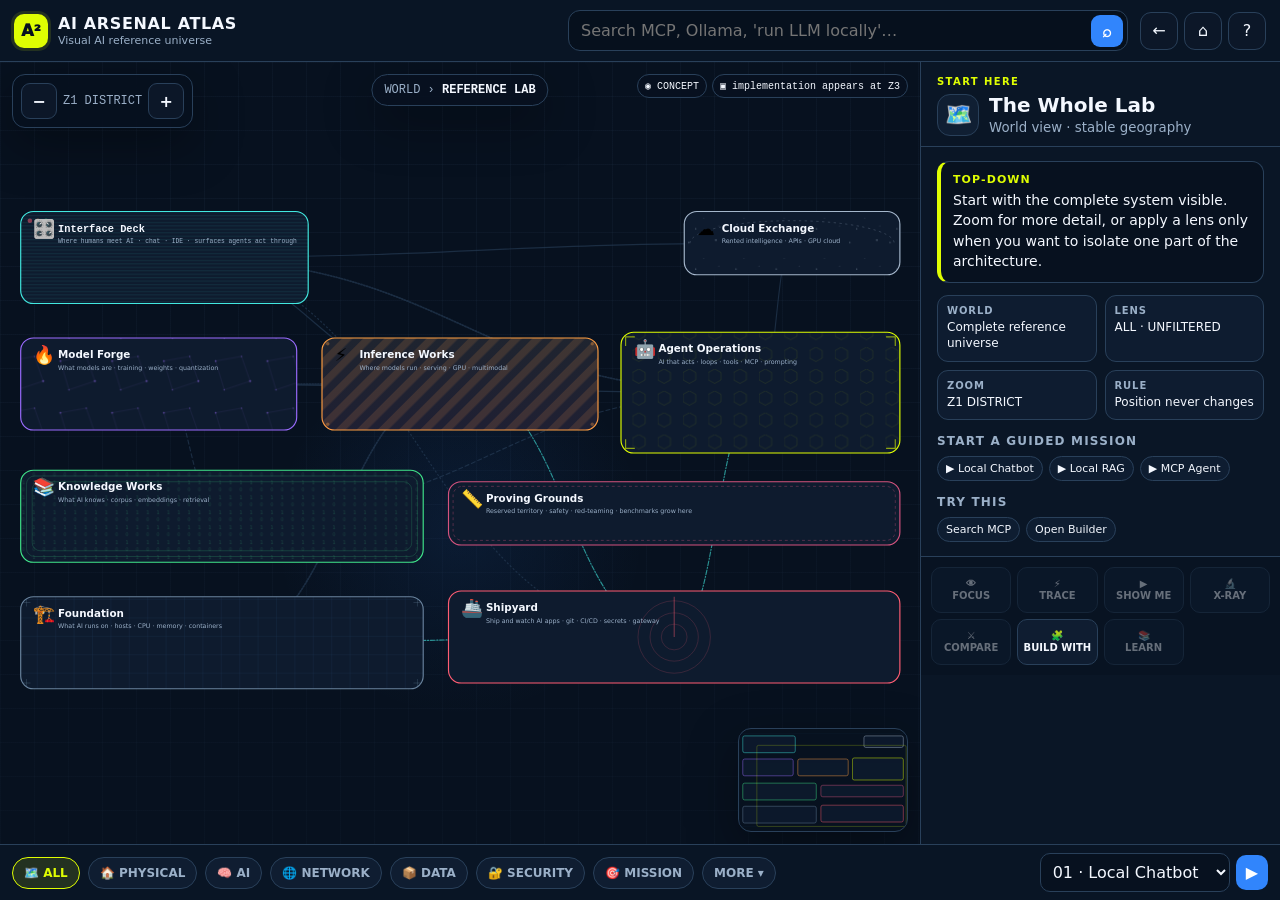
<file: index.html>
<!doctype html>
<html lang="en">
<head>
<meta charset="utf-8" />
<meta name="viewport" content="width=device-width, initial-scale=1, viewport-fit=cover" />
<meta name="theme-color" content="#07111f" />
<meta name="apple-mobile-web-app-capable" content="yes" />
<meta name="apple-mobile-web-app-status-bar-style" content="black-translucent" />
<meta name="apple-mobile-web-app-title" content="AI Arsenal Atlas" />
<title>AI Arsenal Atlas</title>
<link rel="stylesheet" href="./styles.css" />
</head>
<body>
<div class="app" id="app">
  <header class="topbar">
    <div class="brand"><div class="brandmark">A²</div><div><b>AI ARSENAL ATLAS</b><small>Visual AI reference universe</small></div></div>
    <div class="search"><input id="searchInput" aria-label="Search the atlas" role="combobox" aria-expanded="false" aria-controls="searchMenu" aria-autocomplete="list" autocomplete="off" placeholder="Search MCP, Ollama, 'run LLM locally'…"/><button id="searchBtn" aria-label="Search">⌕</button><div class="search-menu" id="searchMenu" role="listbox" hidden></div></div>
    <div class="top-actions"><button class="iconbtn" id="backBtn" aria-label="Go back">←</button><button class="iconbtn" id="homeBtn" aria-label="Return home">⌂</button><button class="iconbtn" id="helpBtn" aria-label="Show tutorial">?</button></div>
  </header>

  <main class="workspace">
    <section class="map-wrap" id="mapWrap" aria-label="Interactive AI reference map">
      <div class="hud-left"><div class="hudbox zoomrow"><button id="zoomOut" aria-label="Zoom out">−</button><span id="zoomLabel">Z1 DISTRICT</span><button id="zoomIn" aria-label="Zoom in">+</button></div></div>
      <div class="crumbs" id="crumbs">WORLD › <b>REFERENCE LAB</b></div>
      <div class="statuskey" id="statusKey"></div>
      <svg id="worldSvg" viewBox="0 0 1600 900" preserveAspectRatio="xMidYMid meet" role="img" aria-labelledby="mapTitle mapDesc">
        <title id="mapTitle">AI Arsenal Atlas reference map</title><desc id="mapDesc">An AI-first spatial map: interface, model forge, inference, agents, knowledge, proving grounds and cloud exchange territories, over a foundation and shipyard context strip.</desc>
        <defs><marker id="arrow" markerWidth="10" markerHeight="10" refX="8" refY="3" orient="auto" markerUnits="strokeWidth"><path d="M0,0 L0,6 L9,3 z" fill="#29405a"/></marker><marker id="arrowActive" markerWidth="10" markerHeight="10" refX="8" refY="3" orient="auto" markerUnits="strokeWidth"><path d="M0,0 L0,6 L9,3 z" fill="#dffe02"/></marker>
          <pattern id="tex-cloud" width="70" height="70" patternUnits="userSpaceOnUse"><circle cx="8" cy="14" r="1" fill="#a5b7cc" opacity=".55"/><circle cx="34" cy="42" r=".7" fill="#a5b7cc" opacity=".4"/><circle cx="55" cy="10" r="1.3" fill="#a5b7cc" opacity=".6"/><circle cx="60" cy="55" r=".8" fill="#a5b7cc" opacity=".35"/><circle cx="20" cy="60" r="1" fill="#a5b7cc" opacity=".5"/></pattern>
          <pattern id="tex-control" width="16" height="6" patternUnits="userSpaceOnUse"><rect width="16" height="2" fill="#42e8e0" opacity=".08"/></pattern>
          <pattern id="tex-compute" width="26" height="26" patternUnits="userSpaceOnUse" patternTransform="rotate(45)"><rect width="13" height="26" fill="#ff9f43" opacity=".14"/></pattern>
          <pattern id="tex-ai" width="90" height="90" patternUnits="userSpaceOnUse"><circle cx="15" cy="20" r="1.6" fill="#9b6cff" opacity=".5"/><circle cx="60" cy="12" r="1.2" fill="#9b6cff" opacity=".4"/><circle cx="75" cy="55" r="1.8" fill="#9b6cff" opacity=".5"/><circle cx="30" cy="70" r="1.3" fill="#9b6cff" opacity=".4"/><path d="M15 20L60 12M60 12L75 55M30 70L75 55M15 20L30 70" stroke="#9b6cff" stroke-width=".6" opacity=".22"/></pattern>
          <pattern id="tex-agent" width="44" height="38" patternUnits="userSpaceOnUse"><path d="M11 0L22 6V19L11 25L0 19V6Z" fill="none" stroke="#dffe02" stroke-width=".8" opacity=".16"/></pattern>
          <pattern id="tex-data" width="18" height="26" patternUnits="userSpaceOnUse"><text x="2" y="10" font-family="ui-monospace,Menlo,Consolas,monospace" font-size="9" fill="#40e68b" opacity=".22">1</text><text x="2" y="22" font-family="ui-monospace,Menlo,Consolas,monospace" font-size="9" fill="#40e68b" opacity=".14">0</text></pattern>
          <pattern id="tex-dev" width="32" height="32" patternUnits="userSpaceOnUse"><path d="M0 0H32M0 0V32" stroke="#55a8ff" stroke-width=".75" opacity=".2"/></pattern>
          <linearGradient id="thermalGradient" x1="0" y1="0" x2="0" y2="1"><stop offset="0%" stop-color="#ff9f43"/><stop offset="100%" stop-color="#ff5d73"/></linearGradient>
        </defs>
        <g id="viewport"><g id="edgesLayer"></g><g id="trustLayer"></g><g id="districtLayer"></g><g id="nodesLayer"></g><g id="effectsLayer"></g></g>
      </svg>
      <div class="minimap" aria-hidden="true"><svg viewBox="0 0 1600 900"><rect x="8" y="8" width="1584" height="884" rx="18" fill="#07111f" stroke="#29405a"/><g id="miniLayer"></g><rect id="miniViewport" class="mini-viewport" x="170" y="120" width="1260" height="650" rx="16"/></svg></div>
      <div class="toast" id="toast" aria-live="polite"></div>
    </section>

    <aside class="inspector" id="inspector" aria-label="Selected concept details">
      <div class="ins-head"><div class="eyebrow" id="insEyebrow">START HERE</div><div class="titleline"><div class="bigicon" id="insIcon">🗺️</div><div><h2 id="insTitle">The Whole Lab</h2><small id="insPath">World view · stable geography</small></div></div></div>
      <div class="ins-body" id="insBody"></div>
      <div class="actionrail" id="actionRail"></div>
    </aside>
  </main>

  <footer class="bottom" aria-label="Map lenses and mission controls">
    <button class="lens active" data-lens="physical">🏠 PHYSICAL</button><button class="lens" data-lens="ai">🧠 AI</button><button class="lens" data-lens="network">🌐 NETWORK</button><button class="lens" data-lens="data">📦 DATA</button><button class="lens" data-lens="security">🔐 SECURITY</button><button class="lens" data-lens="mission">🎯 MISSION</button>
    <button class="lens" id="moreLens">MORE ▾</button><span class="spacer"></span>
    <div class="mission-select"><select id="missionSelect" aria-label="Choose mission"></select><button id="missionPlay" aria-label="Play mission">▶</button></div>
  </footer>
</div>

<div class="overlay" id="overlay"><div class="modal"><div class="modal-head"><h2 id="modalTitle">Panel</h2><button id="modalClose" aria-label="Close">×</button></div><div class="modal-body" id="modalBody"></div></div></div>

<div class="tutorial hidden" id="tutorial" role="dialog" aria-modal="true" aria-labelledby="tTitle">
  <div class="tcard">
    <div class="tstep active"><div class="tbig">🌍</div><h1 id="tTitle">This is one permanent world.</h1><p>You start with the complete system visible. Filters are optional lenses you apply only when you want to isolate a question.</p></div>
    <div class="tstep"><div class="tbig">👆</div><h1>Click anything.</h1><p>Every first click answers six things: what it is, why it exists, where it lives, what enters, what leaves, and what it unlocks.</p></div>
    <div class="tstep"><div class="tbig">🔭</div><h1>Zoom changes meaning.</h1><p>Z0 shows the universe. Z1 shows districts. Z2 exposes concepts. Z3 exposes real implementations. Z4–Z5 open mechanisms and engineering detail.</p></div>
    <div class="tstep"><div class="tbig">🎨</div><h1>Every dimension has a look.</h1><p>District textures and colors are identity — each region is its own world. Lines carry meaning: solid is a call, dashed is data, red crosses a trust boundary, blue is network, and brighter lines travel between dimensions.</p></div>
    <div class="tstep"><div class="tbig">▶️</div><h1>Use “Show Me”.</h1><p>Static definitions are secondary. Important concepts animate one real mechanism so you can understand by watching information move.</p></div>
    <div class="tstep"><div class="tbig">🧩</div><h1>Build systems, not vocabulary lists.</h1><p>Builder, Compare, Missions and Learning mode connect concepts into practical architectures. The goal is systems thinking.</p></div>
    <div class="tnav"><button type="button" id="tSkip">Skip</button><span id="tCount" style="color:var(--muted);font-size:12px">1 / 6</span><button type="button" class="next" id="tNext">Next →</button></div>
  </div>
</div>

<script defer src="./app.js"></script>
<script defer src="./view-defaults.js"></script>
</body>
</html>
</file>
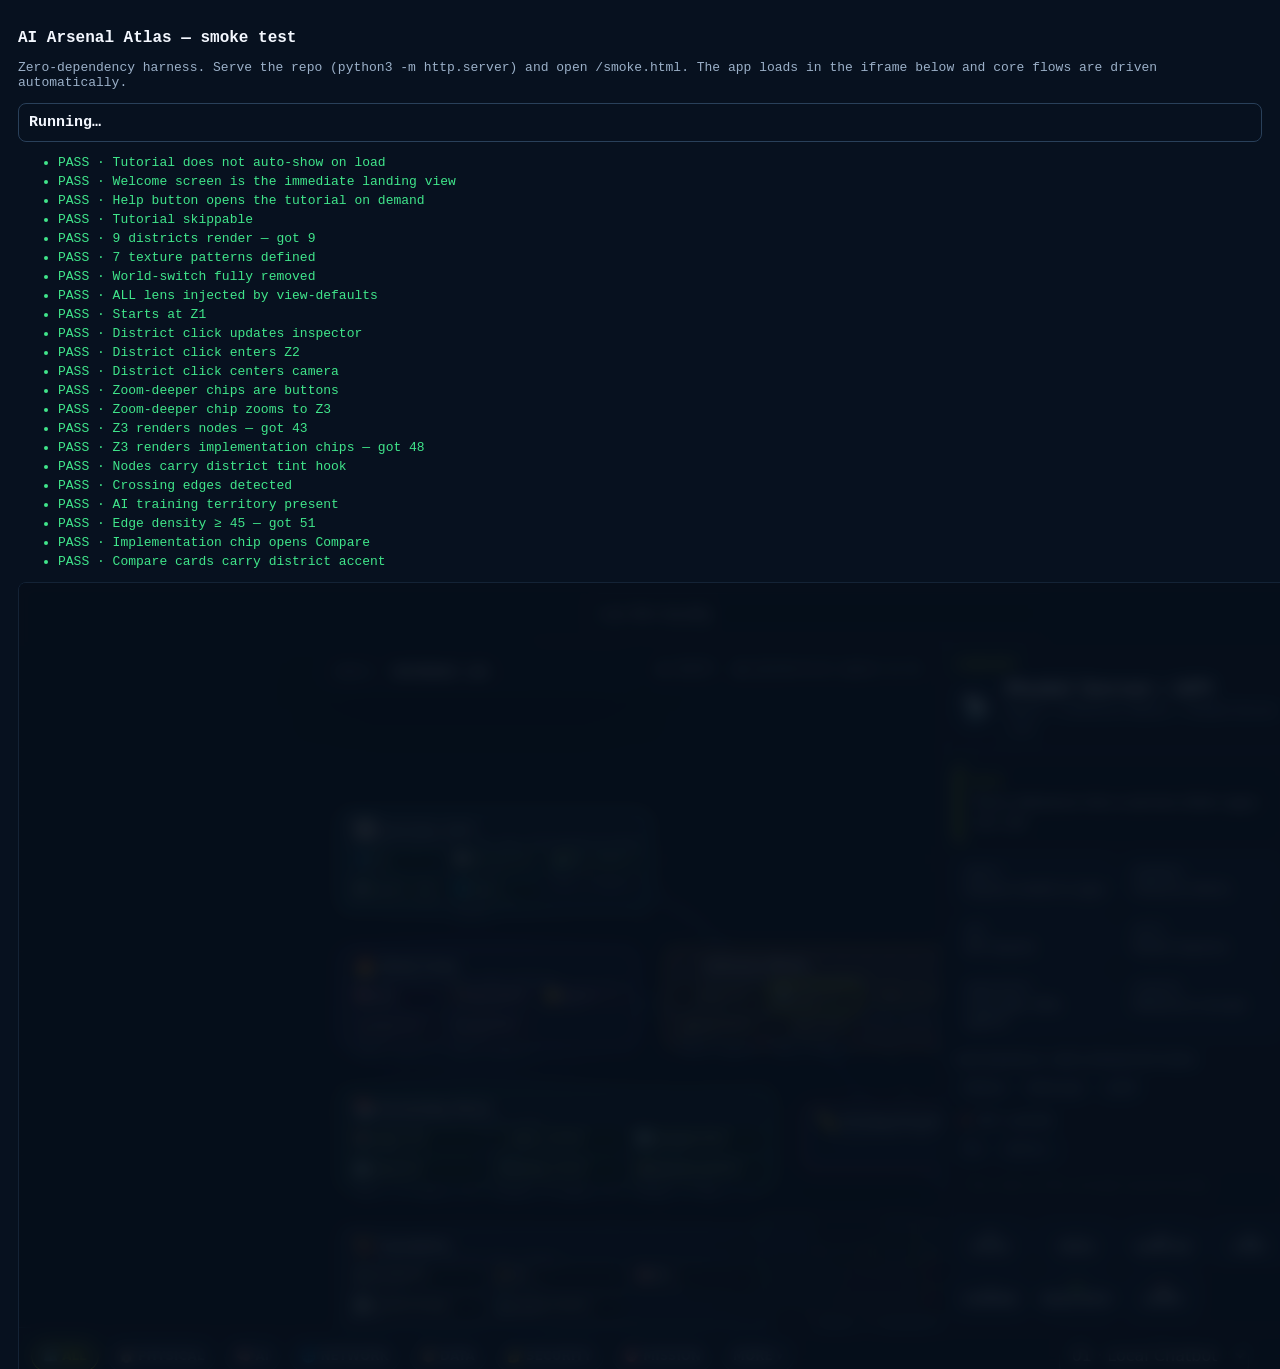
<file: smoke.html>
<!doctype html>
<html lang="en">
<head>
<meta charset="utf-8" />
<meta name="viewport" content="width=device-width, initial-scale=1" />
<title>Atlas Smoke Test</title>
<style>
  body{margin:0;background:#07111f;color:#f4f8ff;font-family:ui-monospace,Menlo,Consolas,monospace;font-size:13px;padding:18px}
  h1{font-size:16px}
  .pass{color:#40e68b}.fail{color:#ff5d73}.info{color:#9bb0c8}
  li{margin:4px 0}
  #summary{font-size:15px;font-weight:bold;margin:12px 0;padding:10px;border-radius:8px;border:1px solid #29405a}
  iframe{width:1280px;height:800px;border:1px solid #29405a;border-radius:8px;opacity:.4}
</style>
</head>
<body>
<h1>AI Arsenal Atlas — smoke test</h1>
<p class="info">Zero-dependency harness. Serve the repo (<code>python3 -m http.server</code>) and open <code>/smoke.html</code>. The app loads in the iframe below and core flows are driven automatically.</p>
<div id="summary">Running…</div>
<ul id="results"></ul>
<iframe id="app" src="./index.html"></iframe>
<script>
localStorage.removeItem('atlasUser'); // same-origin as the app iframe — start each run with a clean personal layer
const results = [];
const errors = [];
const ul = document.getElementById('results');
function report(name, ok, detail){
  results.push(ok);
  const li = document.createElement('li');
  li.className = ok ? 'pass' : 'fail';
  li.textContent = `${ok ? 'PASS' : 'FAIL'} · ${name}${detail ? ' — ' + detail : ''}`;
  ul.appendChild(li);
}
function done(){
  const fails = results.filter(r => !r).length;
  const s = document.getElementById('summary');
  s.textContent = fails === 0 ? `✅ ALL ${results.length} CHECKS PASSED` : `❌ ${fails} / ${results.length} CHECKS FAILED`;
  s.style.borderColor = fails === 0 ? '#40e68b' : '#ff5d73';
}
const sleep = ms => new Promise(r => setTimeout(r, ms));

const frame = document.getElementById('app');
frame.addEventListener('load', async () => {
  const w = frame.contentWindow, d = frame.contentDocument;
  w.addEventListener('error', e => errors.push(e.message));
  const click = el => el?.dispatchEvent(new w.MouseEvent('click', {bubbles: true}));
  try {
    await sleep(400);

    report('Tutorial does not auto-show on load', !!d.querySelector('.tutorial.hidden'));
    report('Welcome screen is the immediate landing view', d.getElementById('insTitle')?.textContent === 'The Whole Lab');
    d.getElementById('helpBtn')?.click();
    await sleep(150);
    report('Help button opens the tutorial on demand', !!d.querySelector('.tutorial:not(.hidden)'));
    d.getElementById('tSkip')?.click();
    await sleep(150);
    report('Tutorial skippable', !!d.querySelector('.tutorial.hidden'));

    report('9 districts render', d.querySelectorAll('.district').length === 9, `got ${d.querySelectorAll('.district').length}`);
    report('7 texture patterns defined', d.querySelectorAll('defs pattern').length === 7);
    report('World-switch fully removed', !d.querySelector('.world-switch'));
    report('ALL lens injected by view-defaults', !!d.getElementById('allLens'));

    // Enterable districts: click at Z1 → auto-zoom to Z2 + camera centers
    report('Starts at Z1', d.getElementById('zoomLabel').textContent === 'Z1 DISTRICT');
    click(d.querySelector('.district-forge'));
    await sleep(150);
    report('District click updates inspector', d.getElementById('insTitle')?.textContent === 'Model Forge');
    report('District click enters Z2', d.getElementById('zoomLabel').textContent === 'Z2 CONCEPT');
    report('District click centers camera', (d.getElementById('viewport').getAttribute('transform') || '').includes('translate') && !(d.getElementById('viewport').getAttribute('transform') || '').startsWith('translate(0 0)'));

    // Zoom-deeper chip is a real control
    const zchip = [...d.querySelectorAll('#insBody button[data-go-depth]')].find(b => b.dataset.goDepth === '3');
    report('Zoom-deeper chips are buttons', !!zchip);
    click(zchip);
    await sleep(150);
    report('Zoom-deeper chip zooms to Z3', d.getElementById('zoomLabel').textContent === 'Z3 IMPLEMENTATION');
    report('Z3 renders nodes', d.querySelectorAll('.node').length > 30, `got ${d.querySelectorAll('.node').length}`);
    report('Z3 renders implementation chips', d.querySelectorAll('.impl').length > 10, `got ${d.querySelectorAll('.impl').length}`);
    report('Nodes carry district tint hook', !!d.querySelector('.node[data-district]'));
    report('Crossing edges detected', d.querySelectorAll('.edge.crossing').length > 5);
    report('AI training territory present', !!d.querySelector('.node[data-id="finetune"]') && !!d.querySelector('.node[data-id="quant"]') && !!d.querySelector('.node[data-id="evals"]'));
    report('Edge density ≥ 45', d.querySelectorAll('.edge').length >= 45, `got ${d.querySelectorAll('.edge').length}`);

    click(d.querySelector('.impl'));
    await sleep(150);
    report('Implementation chip opens Compare', d.getElementById('overlay')?.classList.contains('open'));
    report('Compare cards carry district accent', !!d.querySelector('.compare-grid')?.style.getPropertyValue('--accent'));
    d.getElementById('modalClose')?.click();

    // Search + clickable breadcrumb back up to the district
    const input = d.getElementById('searchInput');
    input.value = 'run llm locally';
    d.getElementById('searchBtn').click();
    await sleep(200);
    report('Search resolves to concept', d.getElementById('insTitle')?.textContent === 'Model Server / API', `got "${d.getElementById('insTitle')?.textContent}"`);
    const crumbDistrict = d.querySelector('#crumbs button[data-crumb-district]');
    report('Breadcrumb district is clickable', !!crumbDistrict);
    click(crumbDistrict);
    await sleep(150);
    report('Breadcrumb navigates to district', d.getElementById('insTitle')?.textContent === 'Inference Works');
    click(d.querySelector('#crumbs button[data-crumb-home]'));
    await sleep(150);
    report('Breadcrumb home returns to welcome', d.getElementById('insTitle')?.textContent === 'The Whole Lab');

    // Learning Path steps travel
    input.value = 'run llm locally';
    d.getElementById('searchBtn').click();
    await sleep(200);
    click(d.querySelector('[data-action="learn"]'));
    await sleep(150);
    const learnStep = d.querySelector('#modalBody button[data-go-node]');
    report('Learning Path steps are buttons', !!learnStep);
    const stepName = learnStep?.textContent;
    click(learnStep);
    await sleep(150);
    report('Learning Path step navigates', d.getElementById('insTitle')?.textContent === stepName, `got "${d.getElementById('insTitle')?.textContent}"`);

    // Welcome panel: mission on-ramp + actionable chips
    d.getElementById('homeBtn').click();
    await sleep(150);
    report('Welcome offers 3 guided missions', d.querySelectorAll('#insBody button[data-go-mission]').length === 3);
    const searchChip = d.querySelector('#insBody button[data-go-search]');
    report('Try-this chips are buttons', !!searchChip && !!d.querySelector('#insBody button[data-go-builder]'));
    click(searchChip);
    await sleep(200);
    report('Try-this search chip navigates', (d.getElementById('insTitle')?.textContent || '').includes('MCP'), `got "${d.getElementById('insTitle')?.textContent}"`);

    // Mission playback from the welcome on-ramp, through to the completion summary
    d.getElementById('homeBtn').click();
    await sleep(150);
    report('10 missions available', d.getElementById('missionSelect')?.options.length === 10, `got ${d.getElementById('missionSelect')?.options.length}`);
    click(d.querySelector('#insBody button[data-go-mission="rag"]'));
    await sleep(2600);
    report('Mission chip starts playback', d.querySelectorAll('.packet').length > 0);
    const dataDistrict = d.querySelector('.district-knowledge');
    report('Mission keeps path districts visible (dim-fix)', dataDistrict && !dataDistrict.classList.contains('dim'));
    await sleep(6200); // rag mission completes at ~7.7s total
    report('Mission completion opens shopping list', d.getElementById('overlay')?.classList.contains('open') && (d.getElementById('modalTitle')?.textContent || '').startsWith('🏁'), `title "${d.getElementById('modalTitle')?.textContent}"`);
    report('Shopping list links official sources', d.querySelectorAll('#modalBody a.chip[href^="https"]').length >= 5, `got ${d.querySelectorAll('#modalBody a.chip[href^="https"]').length}`);
    d.getElementById('modalClose')?.click();
    d.getElementById('homeBtn').click();

    // Deep links: hash write, hash apply, browser back
    d.getElementById('homeBtn').click();
    await sleep(200);
    click(d.querySelector('.district-forge'));
    await sleep(250);
    report('Selecting a district writes the URL hash', w.location.hash === '#d/forge', `got "${w.location.hash}"`);
    w.location.hash = '#c/mcp';
    await sleep(300);
    report('Deep link navigates to concept', d.getElementById('insTitle')?.textContent === 'MCP Interface', `got "${d.getElementById('insTitle')?.textContent}"`);
    w.history.back();
    await sleep(400);
    report('Browser back restores prior state', d.getElementById('insTitle')?.textContent === 'Model Forge', `got "${d.getElementById('insTitle')?.textContent}"`);

    // Search autocomplete
    d.getElementById('homeBtn').click();
    await sleep(200);
    const si = d.getElementById('searchInput');
    si.value = 'vec';
    si.dispatchEvent(new w.Event('input', {bubbles: true}));
    await sleep(200);
    const menuOpts = d.querySelectorAll('#searchMenu button');
    report('Autocomplete menu lists matches', menuOpts.length >= 2, `got ${menuOpts.length}`);
    click(menuOpts[0]);
    await sleep(300);
    report('Autocomplete option navigates', (d.getElementById('insTitle')?.textContent || '').length > 0 && d.getElementById('insTitle')?.textContent !== 'The Whole Lab', `got "${d.getElementById('insTitle')?.textContent}"`);
    report('Autocomplete menu closed after pick', d.getElementById('searchMenu').hidden === true);

    // Pinch zoom (two synthetic pointers)
    d.getElementById('homeBtn').click();
    await sleep(200);
    const svgTarget = d.getElementById('worldSvg');
    const pev = (type, id, x, y) => svgTarget.dispatchEvent(new w.PointerEvent(type, {pointerId: id, clientX: x, clientY: y, bubbles: true}));
    pev('pointerdown', 1, 500, 400); pev('pointerdown', 2, 700, 400);
    pev('pointermove', 2, 800, 400); pev('pointermove', 2, 900, 400);
    pev('pointerup', 1, 500, 400); pev('pointerup', 2, 900, 400);
    await sleep(250);
    const tf = d.getElementById('viewport').getAttribute('transform') || '';
    const sc = parseFloat((tf.match(/scale\(([\d.]+)\)/) || [])[1] || '0');
    report('Pinch gesture zooms the map', sc > 1.5, `scale ${sc}`);
    report('Pinch end snaps semantic depth', d.getElementById('zoomLabel').textContent === 'Z5 ENGINEERING', `got "${d.getElementById('zoomLabel').textContent}"`);
    d.getElementById('homeBtn').click();
    await sleep(150);

    // Personal layer: pin, note, my-link lifecycle
    w.location.hash = '#c/vector';
    await sleep(300);
    const pinBtn = d.querySelector('#insBody button[data-pin]');
    report('Inspector offers My layer controls', !!pinBtn && !!d.querySelector('#insBody button[data-link-start]') && !!d.querySelector('#insBody textarea[data-note]'));
    click(pinBtn);
    await sleep(200);
    report('Pin persists to localStorage', (JSON.parse(w.localStorage.getItem('atlasUser') || '{}').pins || []).includes('vector'));
    report('Pin marker renders on node', !!d.querySelector('.node[data-id="vector"] .pinmark'));
    const noteEl = d.querySelector('#insBody textarea[data-note]');
    noteEl.value = 'my smoke-test note';
    noteEl.dispatchEvent(new w.Event('input', {bubbles: true}));
    await sleep(150);
    report('Note persists to localStorage', (JSON.parse(w.localStorage.getItem('atlasUser') || '{}').notes || {}).vector === 'my smoke-test note');
    click(d.querySelector('#insBody button[data-link-start]'));
    await sleep(150);
    click(d.querySelector('.node[data-id="retriever"]'));
    await sleep(250);
    report('Two-click link draws a my-link edge', d.querySelectorAll('.edge.mylink').length === 1, `got ${d.querySelectorAll('.edge.mylink').length}`);
    report('Link persists to localStorage', (JSON.parse(w.localStorage.getItem('atlasUser') || '{}').links || []).length === 1);
    const linkHit = [...d.querySelectorAll('.edge-hit')].find(h => (h.getAttribute('aria-label') || '').startsWith('your link'));
    click(linkHit);
    await sleep(200);
    report('My-link edge opens its inspector', d.getElementById('insEyebrow')?.textContent === 'MY LINK');
    click(d.querySelector('#insBody button[data-remove-link]'));
    await sleep(200);
    report('Remove link deletes edge and storage', d.querySelectorAll('.edge.mylink').length === 0 && (JSON.parse(w.localStorage.getItem('atlasUser') || '{}').links || []).length === 0);
    d.getElementById('homeBtn').click();
    await sleep(200);
    report('Welcome shows pinned collection', [...d.querySelectorAll('#insBody h3')].some(h => h.textContent.includes('Pinned')) && !!d.querySelector('#insBody button[data-go-node="vector"]'));
    w.localStorage.removeItem('atlasUser');

    // Steppable mechanisms: Z4 click-through stages
    w.location.hash = '#c/mcp';
    await sleep(300);
    click(d.querySelector('[data-action="xray"]'));
    await sleep(200);
    let nextBtn = d.querySelector('#insBody button[data-mech-next]');
    report('Mechanism stepper renders at Z4', !!nextBtn, `zoom "${d.getElementById('zoomLabel')?.textContent}"`);
    report('Prev disabled at step 1', d.querySelector('#insBody button[data-mech-prev]')?.disabled === true);
    click(nextBtn);
    await sleep(200);
    report('Next advances the step and grows the highlight path', d.getElementById('insTitle') && (d.querySelectorAll('#insBody .mechdot.on').length === 2) && (d.querySelectorAll('.packet').length > 0 || w.location.hash), `dots ${d.querySelectorAll('#insBody .mechdot.on').length}`);
    click(d.querySelector('#insBody button[data-mech-prev]'));
    await sleep(200);
    report('Prev retreats the step', d.querySelectorAll('#insBody .mechdot.on').length === 1, `dots ${d.querySelectorAll('#insBody .mechdot.on').length}`);

    // Builder → map wiring
    d.getElementById('homeBtn').click();
    await sleep(150);
    click(d.querySelector('#insBody button[data-go-builder]'));
    await sleep(200);
    click(d.querySelector('.partbtn[data-part="tool"]'));
    click(d.querySelector('.partbtn[data-part="loop"]'));
    await sleep(150);
    const showMapBtn = d.getElementById('builderShowMap');
    report('Builder offers Show on map once composed', !!showMapBtn && showMapBtn.disabled === false);
    click(showMapBtn);
    await sleep(250);
    report('Show on map closes the modal', !d.getElementById('overlay')?.classList.contains('open'));
    report('Show on map highlights the composed path', d.querySelectorAll('.edge.active').length > 0 || d.querySelectorAll('.packet').length > 0);
    d.getElementById('homeBtn').click();
    await sleep(150);

    // Provenance: stability tags + verified dates
    w.location.hash = '#c/modelServer';
    await sleep(300);
    click(d.querySelector('[data-action="compare"]'));
    await sleep(200);
    const stabSpans = [...d.querySelectorAll('.compare-card .kv span')].filter(s => /STABLE|EVOLVING|VOLATILE|UNRATED/.test(s.textContent));
    report('Compare cards show a stability rating', stabSpans.length > 0, `got ${stabSpans.length}`);
    report('No implementation is unrated', ![...d.querySelectorAll('.compare-card')].some(c => c.textContent.includes('UNRATED')));
    report('Compare cards show a verified date', [...d.querySelectorAll('.compare-card')].every(c => c.textContent.includes('2026-08-09')));
    report('Compare legend explains the stability colors', !!d.querySelector('.stab-legend'));
    d.getElementById('modalClose')?.click();
    d.getElementById('zoomIn').click();
    await sleep(150);
    report('Z3 impl chips render a stability dot', !!d.querySelector('.impl .implstab'));
    d.getElementById('homeBtn').click();
    await sleep(150);

    // Ontological rigor: every node has a real (non-generic) six-fact entry
    d.getElementById('homeBtn').click();
    await sleep(150);
    w.location.hash = '#c/ide';
    await sleep(250);
    report('Previously-generic node has real ELI5', (d.getElementById('insBody')?.textContent || '').includes('pair-write'));
    w.location.hash = '#c/git';
    await sleep(250);
    report('Every previously-generic node is hand-authored', !(d.getElementById('insBody')?.textContent || '').includes('is the') , `got "${(d.getElementById('insBody')?.textContent||'').slice(0,80)}"`);
    d.getElementById('homeBtn').click();
    await sleep(150);

    // Adaptive complexity: edge bundling at Z0/Z1, full detail at Z2+
    report('Z1 shows bundled edges, not individual ones', d.querySelectorAll('.edge-bundle').length > 5 && d.querySelectorAll('.edge:not(.edge-bundle):not(.edge-hit)').length === 0, `bundles ${d.querySelectorAll('.edge-bundle').length}`);
    const bundleHit = d.querySelector('.edge-hit[aria-label*="connection"]');
    click(bundleHit);
    await sleep(150);
    report('Clicking a bundle summarizes its connections', (d.getElementById('toast')?.textContent || '').includes('connection'), `got "${d.getElementById('toast')?.textContent}"`);
    d.getElementById('zoomIn').click();
    await sleep(150);
    report('Z2+ restores full per-edge detail', d.querySelectorAll('.edge-bundle').length === 0 && d.querySelectorAll('.edge:not(.edge-bundle):not(.edge-hit)').length > 40, `edges ${d.querySelectorAll('.edge:not(.edge-bundle):not(.edge-hit)').length}`);
    d.getElementById('zoomOut').click();
    await sleep(150);
    d.getElementById('missionSelect').value = 'chatbot'; // its 2nd edge (chat→modelServer) crosses districts early, unlike rag's late-only crossing
    d.getElementById('missionPlay').click();
    await sleep(2800);
    report('Mission playback highlights bundles while zoomed out', d.querySelectorAll('.edge-bundle.active').length > 0);
    d.getElementById('missionPlay').click();
    d.getElementById('homeBtn').click();
    await sleep(150);

    // Latent bug fix: Home closes any open modal instead of leaving it stranded
    click(d.querySelector('#insBody button[data-go-mission="chatbot"]'));
    await sleep(7200); // 6-step chatbot mission completes (6 × 1100ms) and opens its summary modal
    report('Mission completion left the summary modal open (setup)', d.getElementById('overlay')?.classList.contains('open'));
    d.getElementById('homeBtn').click();
    await sleep(150);
    report('Home closes a stranded modal', !d.getElementById('overlay')?.classList.contains('open'));

    // Frontend QA sweep: fitText overflow guard, breadcrumb/statuskey spacing, minimap bounds, tablet footer overflow
    d.getElementById('homeBtn').click();
    await sleep(150);
    for (let i = 0; i < 4; i++) d.getElementById('zoomIn').click(); // Z1 -> Z5
    await sleep(150);
    const textOverflows = [];
    d.querySelectorAll('#nodesLayer text, #districtLayer text').forEach(t => {
      try {
        const len = t.getComputedTextLength();
        const g = t.closest('g'); if (!g) return;
        const rectEl = g.querySelector('rect'); if (!rectEl) return;
        const rw = parseFloat(rectEl.getAttribute('width')) || 0, rx = parseFloat(rectEl.getAttribute('x')) || 0, tx = parseFloat(t.getAttribute('x')) || 0;
        if (len > (rx + rw - tx) + 2) textOverflows.push(t.textContent);
      } catch (e) {}
    });
    report('fitText: no label overflows its container at Z5', textOverflows.length === 0, `overflowing: ${textOverflows.join(', ')}`);
    d.getElementById('homeBtn').click();
    await sleep(150);

    // Breadcrumb vs status badge: realistic deep path must not overlap
    w.location.hash = '#c/cloudAi';
    await sleep(300);
    const crumbsR = d.getElementById('crumbs').getBoundingClientRect();
    const statusR = d.getElementById('statusKey').getBoundingClientRect();
    report('Breadcrumb does not overlap status badge', crumbsR.right <= statusR.left, `crumbs right ${Math.round(crumbsR.right)}, status left ${Math.round(statusR.left)}`);
    d.getElementById('homeBtn').click();
    await sleep(150);

    // Minimap viewport indicator stays within its own border across every zoom depth
    let mmOverflow = false;
    for (let i = 0; i < 6; i++) {
      const v = d.getElementById('miniViewport');
      const x = parseFloat(v.getAttribute('x')), y = parseFloat(v.getAttribute('y')), vw = parseFloat(v.getAttribute('width')), vh = parseFloat(v.getAttribute('height'));
      if (x < 7.99 || y < 7.99 || x + vw > 1592.01 || y + vh > 892.01) mmOverflow = true;
      d.getElementById('zoomIn').click();
    }
    report('Minimap viewport indicator stays within its border at every zoom depth', !mmOverflow);
    d.getElementById('homeBtn').click();
    await sleep(150);

    // Tablet-width footer: lens row + mission controls must not overflow horizontally
    frame.style.width = '768px';
    await sleep(200);
    const bottomEl = d.querySelector('.bottom');
    report('Tablet-width footer has no horizontal overflow', bottomEl.scrollWidth <= bottomEl.clientWidth + 1, `scrollW ${bottomEl.scrollWidth}, clientW ${bottomEl.clientWidth}`);
    frame.style.width = '1280px';
    await sleep(200);

    // Mobile dead-space fix: map switches to a full-bleed slice only where letterboxing would be severe
    report('Desktop width keeps the letterboxed fit (no crop)', d.getElementById('worldSvg').getAttribute('preserveAspectRatio') === 'xMidYMid meet');
    frame.style.width = '375px';
    w.dispatchEvent(new w.Event('resize')); // frame.style.width alone doesn't reliably forward a resize event into the iframe
    await sleep(300);
    report('Portrait width switches to full-bleed slice', d.getElementById('worldSvg').getAttribute('preserveAspectRatio') === 'xMidYMid slice');
    // Note: the minimap-vs-inspector-peek clearance itself (bottom:86px in the ≤900px tier) is verified
    // by direct real-browser measurement, not here — this iframe's simulated resize doesn't recompute
    // the inspector's CSS transform the way a genuine viewport resize does, so that pixel geometry isn't
    // faithfully testable through this harness.
    report('Minimap re-appears at phone width', getComputedStyle(d.querySelector('.minimap')).display !== 'none');
    frame.style.width = '1280px';
    await sleep(300);

    report('No JS errors during run', errors.length === 0, errors.join('; '));
  } catch (e) {
    report('Harness completed without exception', false, e.message);
  }
  done();
});
</script>
</body>
</html>
</file>
<file: styles.css>
:root{
    --bg:#07111f; --panel:#0c1728; --panel2:#111f33; --ink:#f4f8ff; --muted:#9bb0c8;
    --line:#29405a; --acid:#dffe02; --blue:#3185fc; --violet:#9b6cff; --cyan:#42e8e0;
    --orange:#ff9f43; --red:#ff5d73; --green:#40e68b; --white:#fff;
    --shadow:0 16px 50px rgba(0,0,0,.34); --r:16px;
    --mono:ui-monospace,SFMono-Regular,"SF Mono",Menlo,Consolas,"Liberation Mono",monospace;
    --cam-dur:.36s; --cam-ease:cubic-bezier(.22,.61,.36,1);
  }
  *{box-sizing:border-box}
  html,body{height:100%;margin:0;background:var(--bg);color:var(--ink);font-family:Inter,ui-sans-serif,system-ui,-apple-system,BlinkMacSystemFont,"Segoe UI",sans-serif;overflow:hidden}
  button,input,select{font:inherit}
  button{cursor:pointer}
  button:focus-visible,input:focus-visible,select:focus-visible{outline:3px solid var(--acid);outline-offset:2px}
  button:active:not(:disabled){transform:translateY(1px);filter:brightness(.92)}
  a.chip:active{transform:translateY(1px);filter:brightness(.92)}
  .app{height:100%;display:grid;grid-template-rows:auto 1fr auto;min-height:0}
  .topbar{display:flex;align-items:center;gap:12px;padding:10px 14px;background:#091525;border-bottom:1px solid var(--line);z-index:50}
  .brand{display:flex;align-items:center;gap:10px;min-width:max-content}
  .brandmark{width:34px;height:34px;border-radius:10px;background:var(--acid);color:#07111f;display:grid;place-items:center;font-weight:950;box-shadow:0 0 0 3px rgba(223,254,2,.12)}
  .brand b{display:block;letter-spacing:.04em}.brand small{display:block;color:var(--muted);font-size:11px;margin-top:1px}
  .search{position:relative;flex:1;max-width:560px;margin-left:auto}
  .search input{width:100%;background:#06101d;border:1px solid var(--line);border-radius:12px;color:var(--ink);padding:10px 42px 10px 12px}
  .search button{position:absolute;right:5px;top:5px;width:32px;height:32px;border:0;border-radius:9px;background:var(--blue);color:white;font-weight:900}
  .search button:hover{filter:brightness(1.15)}
  .top-actions{display:flex;gap:6px}.iconbtn{width:38px;height:38px;border:1px solid var(--line);background:var(--panel);color:var(--ink);border-radius:11px}
  .iconbtn:hover,.zoomrow button:hover{border-color:var(--acid)}
  .workspace{min-height:0;display:grid;grid-template-columns:1fr 360px;position:relative}
  .map-wrap{position:relative;min-width:0;min-height:0;overflow:hidden;background:
    radial-gradient(circle at 50% 60%,rgba(49,133,252,.12),transparent 28%),
    linear-gradient(rgba(41,64,90,.15) 1px,transparent 1px),linear-gradient(90deg,rgba(41,64,90,.15) 1px,transparent 1px),#07111f;background-size:auto,34px 34px,34px 34px}
  .map-wrap::after{content:"";position:absolute;inset:0;pointer-events:none;background:linear-gradient(180deg,rgba(7,17,31,.1),rgba(7,17,31,0) 20%,rgba(7,17,31,.5));z-index:1}
  #worldSvg{width:100%;height:100%;display:block;position:relative;z-index:2;touch-action:none;user-select:none}
  #viewport.camera-glide{transition:transform var(--cam-dur) var(--cam-ease)}
  .hud-left{position:absolute;left:12px;top:12px;z-index:20;display:flex;flex-direction:column;gap:8px}
  .hudbox{background:rgba(7,17,31,.88);border:1px solid var(--line);border-radius:13px;padding:8px;box-shadow:var(--shadow);backdrop-filter:blur(10px)}
  .zoomrow{display:flex;gap:6px;align-items:center}.zoomrow button{width:36px;height:36px;border:1px solid var(--line);background:var(--panel);color:var(--ink);border-radius:9px;font-weight:900}.zoomrow span{min-width:58px;text-align:center;font-size:12px;color:var(--muted)}
  .crumbs{position:absolute;left:50%;transform:translateX(-50%);top:12px;z-index:20;max-width:34%;overflow:hidden;text-overflow:ellipsis;white-space:nowrap;background:rgba(7,17,31,.88);border:1px solid var(--line);border-radius:999px;padding:8px 12px;font-size:12px;color:var(--muted);box-shadow:var(--shadow)}
  .crumbs b{color:var(--ink)}
  .minimap{position:absolute;right:12px;bottom:12px;width:170px;height:104px;border:1px solid var(--line);background:rgba(7,17,31,.9);border-radius:13px;z-index:20;overflow:hidden;box-shadow:var(--shadow)}
  .minimap svg{width:100%;height:100%}.mini-viewport{fill:none;stroke:var(--acid);stroke-width:2}
  .toast{position:absolute;left:50%;bottom:24px;transform:translateX(-50%) translateY(20px);opacity:0;z-index:40;background:#07111f;border:1px solid var(--acid);color:var(--ink);padding:10px 14px;border-radius:999px;font-size:13px;transition:.2s;pointer-events:none;max-width:70%;text-align:center}.toast.show{opacity:1;transform:translateX(-50%) translateY(0)}
  .inspector{min-height:0;background:#0a1626;border-left:1px solid var(--line);display:flex;flex-direction:column;z-index:30}
  .ins-head{padding:14px 16px 10px;border-bottom:1px solid var(--line)}
  .eyebrow{font-size:10px;font-weight:900;letter-spacing:.14em;text-transform:uppercase;color:var(--acid)}
  .titleline{display:flex;gap:10px;align-items:center;margin-top:6px}.titleline .bigicon{width:42px;height:42px;border-radius:13px;background:#101f33;border:1px solid var(--line);display:grid;place-items:center;font-size:22px}.titleline h2{font-size:20px;margin:0}.titleline small{color:var(--muted)}
  .ins-body{padding:14px 16px;overflow:auto;min-height:0}
  .eli5{background:#07111f;border:1px solid var(--line);border-left:4px solid var(--acid);border-radius:12px;padding:11px 12px;margin-bottom:12px}.eli5 b{display:block;font-size:11px;letter-spacing:.1em;color:var(--acid);margin-bottom:4px}.eli5 p{margin:0;font-size:14px;line-height:1.45}
  .six{display:grid;grid-template-columns:1fr 1fr;gap:8px}.fact{background:#0e1c30;border:1px solid var(--line);border-radius:11px;padding:9px}.fact b{display:block;color:var(--muted);font-size:10px;letter-spacing:.09em;text-transform:uppercase;margin-bottom:3px}.fact span{font-size:12px;line-height:1.35;display:block}
  .actionrail{display:grid;grid-template-columns:repeat(4,1fr);gap:6px;padding:10px;border-top:1px solid var(--line);background:#081322}.actionrail button{min-height:46px;border:1px solid var(--line);background:#0f1d31;color:var(--ink);border-radius:10px;font-size:10px;font-weight:850;line-height:1.15;padding:5px}.actionrail button:hover{border-color:var(--blue)}.actionrail button.active{background:var(--acid);color:#07111f;border-color:var(--acid)}
  .actionrail button:disabled{opacity:.4;cursor:not-allowed}
  .section{margin-top:14px}.section h3{margin:0 0 8px;font-size:12px;color:var(--muted);text-transform:uppercase;letter-spacing:.1em}.chips{display:flex;gap:6px;flex-wrap:wrap}.chip{border:1px solid var(--line);background:#0e1d31;border-radius:999px;padding:5px 8px;font-size:11px}.chip.good{border-color:rgba(64,230,139,.5);color:var(--green)}.chip.warn{border-color:rgba(255,159,67,.5);color:var(--orange)}.chip.unknown{border-style:dashed;color:var(--muted)}
  .source{font-size:11px;color:var(--muted);line-height:1.45}.source a{color:var(--cyan)}
  .bottom{display:flex;align-items:center;gap:8px;padding:8px 12px;background:#091525;border-top:1px solid var(--line);z-index:50;overflow-x:auto}
  .lens{border:1px solid var(--line);background:#0f1d31;color:var(--muted);border-radius:999px;padding:8px 11px;font-size:12px;font-weight:800;white-space:nowrap}.lens.active{border-color:var(--acid);background:rgba(223,254,2,.12);color:var(--acid)}
  .lens:hover:not(.active){border-color:var(--acid);color:var(--ink)}
  .bottom .spacer{flex:1}.mission-select{display:flex;gap:6px;align-items:center}.mission-select select{background:#07111f;color:var(--ink);border:1px solid var(--line);border-radius:10px;padding:8px;max-width:190px}.mission-select button{border:0;background:var(--blue);color:#fff;border-radius:10px;padding:8px 10px;font-weight:900}
  .mission-select button:hover{filter:brightness(1.15)}
  .overlay{position:absolute;inset:0;z-index:60;background:rgba(3,8,15,.68);display:flex;align-items:center;justify-content:center;padding:22px;backdrop-filter:blur(8px);opacity:0;visibility:hidden;transition:opacity .2s ease,visibility 0s linear .2s}.overlay.open{opacity:1;visibility:visible;transition:opacity .2s ease,visibility 0s linear 0s}
  .modal{width:min(960px,95vw);max-height:88vh;overflow:auto;background:#091525;border:1px solid var(--line);border-radius:18px;box-shadow:var(--shadow)}
  .modal-head{display:flex;align-items:center;justify-content:space-between;gap:10px;padding:14px 16px;border-bottom:1px solid var(--line)}.modal-head h2{margin:0;font-size:17px}.modal-head button{width:36px;height:36px;border:1px solid var(--line);background:#0f1d31;color:var(--ink);border-radius:9px}
  .modal-head button:hover{border-color:var(--acid)}
  .modal-body{padding:16px}.compare-grid{display:grid;grid-template-columns:repeat(3,1fr);gap:10px}.compare-card{border:1px solid var(--line);background:#0d1b2e;border-radius:13px;padding:12px}.compare-card h3{margin:0 0 8px}.kv{display:grid;grid-template-columns:84px 1fr;gap:5px;font-size:11px;margin:6px 0}.kv b{color:var(--muted)}
  .builder-grid{display:grid;grid-template-columns:260px 1fr;gap:14px}.builder-parts{display:grid;gap:7px}.partbtn{display:flex;justify-content:space-between;align-items:center;border:1px solid var(--line);background:#0f1d31;color:var(--ink);border-radius:10px;padding:9px}.partbtn.on{border-color:var(--acid);background:rgba(223,254,2,.09)}.partbtn:hover:not(.on){border-color:var(--acid)}.builder-canvas{min-height:360px;border:1px solid var(--line);border-radius:13px;background:#06101d;padding:16px}.capability{border:1px solid var(--acid);background:rgba(223,254,2,.08);border-radius:13px;padding:12px;margin-top:12px}.builder-flow{display:flex;align-items:center;gap:7px;flex-wrap:wrap}.bnode{border:1px solid var(--line);border-radius:10px;padding:8px 10px;background:#0d1b2e;font-size:12px}.barrow{color:var(--acid)}
  .learn-chain{display:flex;align-items:center;gap:6px;flex-wrap:wrap}.learn-chain span{border:1px solid var(--line);border-radius:999px;padding:6px 9px;font-size:11px}.learn-chain .current{border-color:var(--acid);color:var(--acid)}
  .tutorial{position:fixed;inset:0;z-index:1000;background:rgba(4,10,18,.94);display:grid;place-items:center;padding:calc(18px + env(safe-area-inset-top)) 16px calc(18px + env(safe-area-inset-bottom));overflow:auto;-webkit-overflow-scrolling:touch;touch-action:manipulation;pointer-events:auto;opacity:1;visibility:visible;transition:opacity .2s ease,visibility 0s linear 0s}.tutorial.hidden{opacity:0;visibility:hidden;transition:opacity .2s ease,visibility 0s linear .2s}.tcard{position:relative;z-index:1001;width:min(660px,94vw);max-height:calc(100dvh - 36px - env(safe-area-inset-top) - env(safe-area-inset-bottom));overflow:auto;-webkit-overflow-scrolling:touch;background:#0b1829;border:1px solid var(--line);border-radius:20px;padding:22px;box-shadow:var(--shadow);touch-action:pan-y;pointer-events:auto}.tstep{display:none}.tstep.active{display:block;animation:tstepIn .24s ease}.tbig{font-size:52px}.tcard h1{margin:8px 0}.tcard p{color:var(--muted);line-height:1.55}.tnav{position:relative;z-index:1002;display:flex;justify-content:space-between;align-items:center;gap:8px;margin-top:18px}.tnav button{position:relative;z-index:1003;min-width:76px;min-height:48px;border:1px solid var(--line);background:#0f1d31;color:var(--ink);border-radius:11px;padding:10px 14px;touch-action:manipulation;pointer-events:auto;-webkit-tap-highlight-color:rgba(223,254,2,.2);-webkit-user-select:none;user-select:none}.tnav button:hover{border-color:var(--acid)}.tnav .next:hover{filter:brightness(1.1)}.tnav .next{background:var(--acid);color:#07111f;border-color:var(--acid);font-weight:900}.runtime-warning{margin:0 0 14px;padding:10px 12px;border:1px solid var(--orange);border-radius:11px;background:rgba(255,159,67,.09);font-size:12px;line-height:1.4;color:var(--ink)}.runtime-warning b{color:var(--orange)}
  .statuskey{position:absolute;right:12px;top:12px;z-index:20;display:flex;gap:5px;flex-wrap:wrap;justify-content:flex-end;max-width:320px}.statuskey span{font-size:10px;padding:5px 7px;border-radius:999px;background:rgba(7,17,31,.88);border:1px solid var(--line)}
  /* SVG */
  .district .dbase{fill:#0e1b2e;stroke:#29405a;stroke-width:2;rx:22}.district .dicon{font-size:31px}.district .dname{font-size:18px;font-weight:900;fill:#f4f8ff}.district .dsub{font-size:11px;fill:#9bb0c8}.district{transition:opacity .18s,filter .18s;cursor:pointer}.district:hover .dbase{stroke:var(--acid);stroke-width:3}.district.highlight .dbase{stroke:var(--acid);stroke-width:4;fill:#152642}.district.dim{opacity:.12}.district.focusdim{opacity:.07}
  .node rect{fill:#0a1728;stroke:#36516e;stroke-width:1.5;rx:12}.node text{pointer-events:none}.node .nicon{font-size:19px}.node .nname{font-size:12px;font-weight:800;fill:#f4f8ff}.node .nrole{font-size:9px;fill:#9bb0c8}.node{cursor:pointer;transition:opacity .18s}.node:hover rect,.node.selected rect{stroke:var(--acid);stroke-width:3}.node.dim{opacity:.09}.node.focusdim{opacity:.05}
  .impl rect{fill:#101f33;stroke:#29405a;rx:8}.impl text{font-size:9px;fill:#cbd8e7}.impl{cursor:pointer}.impl:hover rect{stroke:var(--cyan)}
  .edge{stroke:#29405a;stroke-width:2;fill:none;opacity:.42}.edge.active{stroke:var(--acid);stroke-width:4;opacity:1}.edge.data{stroke-dasharray:7 5}.edge.security{stroke:var(--red);stroke-dasharray:10 5}.edge.network{stroke:var(--blue)}.edge.executes{stroke-width:3;stroke-dasharray:2 3}.edge.observes{stroke:var(--cyan);stroke-dasharray:8 3 2 3}.edge.reads{stroke-dasharray:2 5}.edge-hit{stroke:transparent;stroke-width:18;fill:none;pointer-events:stroke;cursor:pointer}
  .edge-hit:hover{stroke:rgba(223,254,2,.12)}
  .edge-hit:focus-visible{stroke:rgba(223,254,2,.25);outline:none}
  .edge-bundle{opacity:.6;stroke-linecap:round}
  .edge-bundle.active{opacity:1}
  .packet{fill:var(--acid);filter:drop-shadow(0 0 4px rgba(223,254,2,.7))}
  .zone-label{font-size:10px;fill:#69839d;letter-spacing:.18em;font-weight:900}
  .trust-boundary{fill:none;stroke:#ff5d73;stroke-width:2;stroke-dasharray:9 8;opacity:.65}
  /* Per-district dimensions */
  .district .dbase{stroke:var(--accent)}
  .dtex{fill:none;stroke:none;pointer-events:none}
  .district-cloudx .dtex{fill:url(#tex-cloud)}
    .district-iface .dtex{fill:url(#tex-control)}
  .district-serving .dtex{fill:url(#tex-compute)}
  .district-forge .dtex{fill:url(#tex-ai)}
  .district-agent .dtex{fill:url(#tex-agent)}
  .district-knowledge .dtex{fill:url(#tex-data)}
  .district-foundation .dtex{fill:url(#tex-dev)}
  .ops-ring{fill:none;stroke:var(--accent);stroke-width:1;opacity:.3}
  .orbit-arc{fill:none;stroke:var(--accent);stroke-width:1;stroke-dasharray:4 6;opacity:.4}
  .rivet{fill:var(--accent);opacity:.35}
  .vault-ring{fill:none;stroke:var(--accent);stroke-width:1;opacity:.3}
  .reticle{fill:none;stroke:var(--accent);stroke-width:2;opacity:.6}
  .cropmark{fill:none;stroke:var(--accent);stroke-width:1;opacity:.45}
  .fence{fill:none;stroke:var(--accent);stroke-width:1.5;stroke-dasharray:5 5;opacity:.4}
  .district-iface .dname,.district-iface .dsub{font-family:var(--mono)}
  @keyframes breathe{0%,100%{filter:drop-shadow(0 0 2px rgba(155,108,255,.25))}50%{filter:drop-shadow(0 0 10px rgba(155,108,255,.55))}}
  .district-forge{animation:breathe 4.5s ease-in-out infinite}
  @keyframes radarspin{to{transform:rotate(360deg)}}
  @keyframes tstepIn{from{opacity:0;transform:translateY(6px)}to{opacity:1;transform:translateY(0)}}
  .radar-sweep{stroke:var(--accent);stroke-width:1.5;opacity:.55;transform-origin:center;transform-box:fill-box;animation:radarspin 9s linear infinite}
  /* Node category tint — each node carries its district's dimension */
  .node[data-district="cloudx"] rect{fill:#0d1620}
    .node[data-district="iface"] rect{fill:#08211f}
  .node[data-district="serving"] rect{fill:#1a1710}
  .node[data-district="forge"] rect{fill:#150e26}
  .node[data-district="agent"] rect{fill:#1a1c0d}
  .node[data-district="knowledge"] rect{fill:#0a1f16}
  .node[data-district="foundation"] rect{fill:#0d141c}
  .node[data-district="shipyard"] rect{fill:#200f14}
    .node[data-district="iface"] text{font-family:var(--mono)}
  .edge.crossing{opacity:.6;stroke-width:2.5}
  .search-menu{position:absolute;top:calc(100% + 6px);left:0;right:0;z-index:60;background:rgba(7,17,31,.97);border:1px solid var(--line);border-radius:13px;box-shadow:var(--shadow);backdrop-filter:blur(10px);overflow:hidden;padding:5px}
  .search-menu button{display:flex;align-items:center;gap:8px;width:100%;border:0;background:transparent;color:var(--ink);text-align:left;padding:9px 11px;border-radius:9px;font-size:13px;cursor:pointer}
  .search-menu button span{margin-left:auto;color:var(--muted);font-size:11px}
  .search-menu button:hover,.search-menu button.active{background:rgba(223,254,2,.1);color:var(--acid)}
  .search-menu button:hover span,.search-menu button.active span{color:var(--acid)}
  .mechdots{display:flex;gap:5px;margin:2px 0 10px}
  .mechdot{width:7px;height:7px;border-radius:50%;background:var(--line)}
  .mechdot.on{background:var(--acid)}
  .mech-nav button:disabled{opacity:.3;cursor:not-allowed}
  .mynote{width:100%;margin-top:8px;background:#07111f;border:1px solid var(--line);border-radius:10px;color:var(--ink);padding:8px 10px;font:inherit;font-size:12px;line-height:1.4;min-height:64px;resize:vertical}
  .mynote:focus{outline:none;border-color:var(--acid)}
  .pinmark,.notemark{font-size:10px}
  .notemark{fill:var(--cyan)}
  .edge.mylink{stroke:var(--acid);stroke-width:2;stroke-dasharray:3 6;opacity:.5}
  a.chip{color:var(--cyan);text-decoration:none;display:inline-block}
  a.chip:hover{border-color:var(--cyan)}
  button.chip{background:#0e1d31;color:var(--ink);cursor:pointer;text-align:left}
  button.chip:hover{border-color:var(--acid);color:var(--acid)}
  .crumbs button{background:none;border:0;padding:0;color:inherit;font:inherit;cursor:pointer}
  .crumbs button:hover,.crumbs button:hover b{color:var(--acid)}
  .learn-chain button{background:#0d1b2e;border:1px solid var(--line);border-radius:999px;padding:6px 9px;font-size:11px;color:var(--ink);cursor:pointer}
  .learn-chain button:hover{border-color:var(--acid);color:var(--acid)}
  .compare-card{border-top:3px solid var(--accent,var(--line))}
  .stab-legend{font-size:11px;color:var(--muted);margin:0 0 12px;line-height:1.5}
  .stab-stable{color:var(--green)}.stab-evolving{color:var(--orange)}.stab-volatile{color:var(--red)}.stab-unrated{color:var(--muted)}
  .implstab-stable{fill:var(--green)}.implstab-evolving{fill:var(--orange)}.implstab-volatile{fill:var(--red)}.implstab-unrated{fill:var(--muted)}
  .partbtn{border-left:3px solid var(--accent,var(--line))}
  .bnode{border-left:3px solid var(--accent,var(--line))}
  .district:focus-visible .dbase,.node:focus-visible rect{stroke:var(--acid);stroke-width:3}
  .impl:focus-visible rect{stroke:var(--cyan);stroke-width:2}
  .district:active .dbase{stroke:var(--acid);stroke-width:5}
  .node:active rect{stroke:var(--acid);stroke-width:4}
  .impl:active rect{stroke-width:2.5}
  .edge-hit:active{stroke:rgba(223,254,2,.3)}
  #zoomLabel,.statuskey span,.crumbs{font-family:var(--mono)}
  .zoomrow span{min-width:64px}
  @media(max-width:560px){
    .dtex{opacity:.5}
    .district-forge{animation:none}
    .radar-sweep{animation:none}
  }
  @media(max-width:900px){
    .workspace{grid-template-columns:1fr}.inspector{position:absolute;left:0;right:0;bottom:0;height:45%;border-left:0;border-top:1px solid var(--line);transform:translateY(calc(100% - 72px));transition:.2s;border-radius:18px 18px 0 0}.inspector.open{transform:translateY(0)}
    .topbar{flex-wrap:wrap}.brand small{display:none}.search{order:3;max-width:none;flex-basis:100%}.minimap{width:130px;height:82px;bottom:86px}.crumbs{top:62px;max-width:72%}.statuskey{top:105px}.bottom{padding-bottom:max(8px,env(safe-area-inset-bottom))}.actionrail{grid-template-columns:repeat(7,1fr);overflow-x:auto}.actionrail button{min-width:58px}
    .bottom{gap:5px;padding:8px 8px}.lens{font-size:10px;padding:7px 8px}.mission-select select{max-width:120px}
  }
  @media(max-width:560px){
    .top-actions{display:flex;order:4;margin-left:auto}.top-actions .iconbtn{width:34px;height:34px}.brand b{font-size:12px}.brandmark{width:30px;height:30px}.hud-left{top:106px}.crumbs{top:12px;left:auto;right:12px;transform:none;max-width:64%}.minimap{width:110px;height:68px}.statuskey{display:none}.bottom .spacer{display:none}.mission-select select{max-width:140px}.lens{font-size:10px;padding:7px 8px}.compare-grid{grid-template-columns:1fr}.builder-grid{grid-template-columns:1fr}.builder-parts{grid-template-columns:1fr 1fr}.modal{max-height:92vh}.tutorial{padding:calc(10px + env(safe-area-inset-top)) 10px calc(10px + env(safe-area-inset-bottom))}.tcard{width:100%;max-height:calc(100dvh - 20px - env(safe-area-inset-top) - env(safe-area-inset-bottom));padding:18px}.tbig{font-size:42px}.tcard h1{font-size:24px}.tnav{position:sticky;bottom:0;background:#0b1829;padding-top:10px;padding-bottom:2px}.tnav button{min-height:50px}
  }
  @media(prefers-reduced-motion:reduce){*{animation:none!important;transition:none!important;scroll-behavior:auto!important}}
</file>
